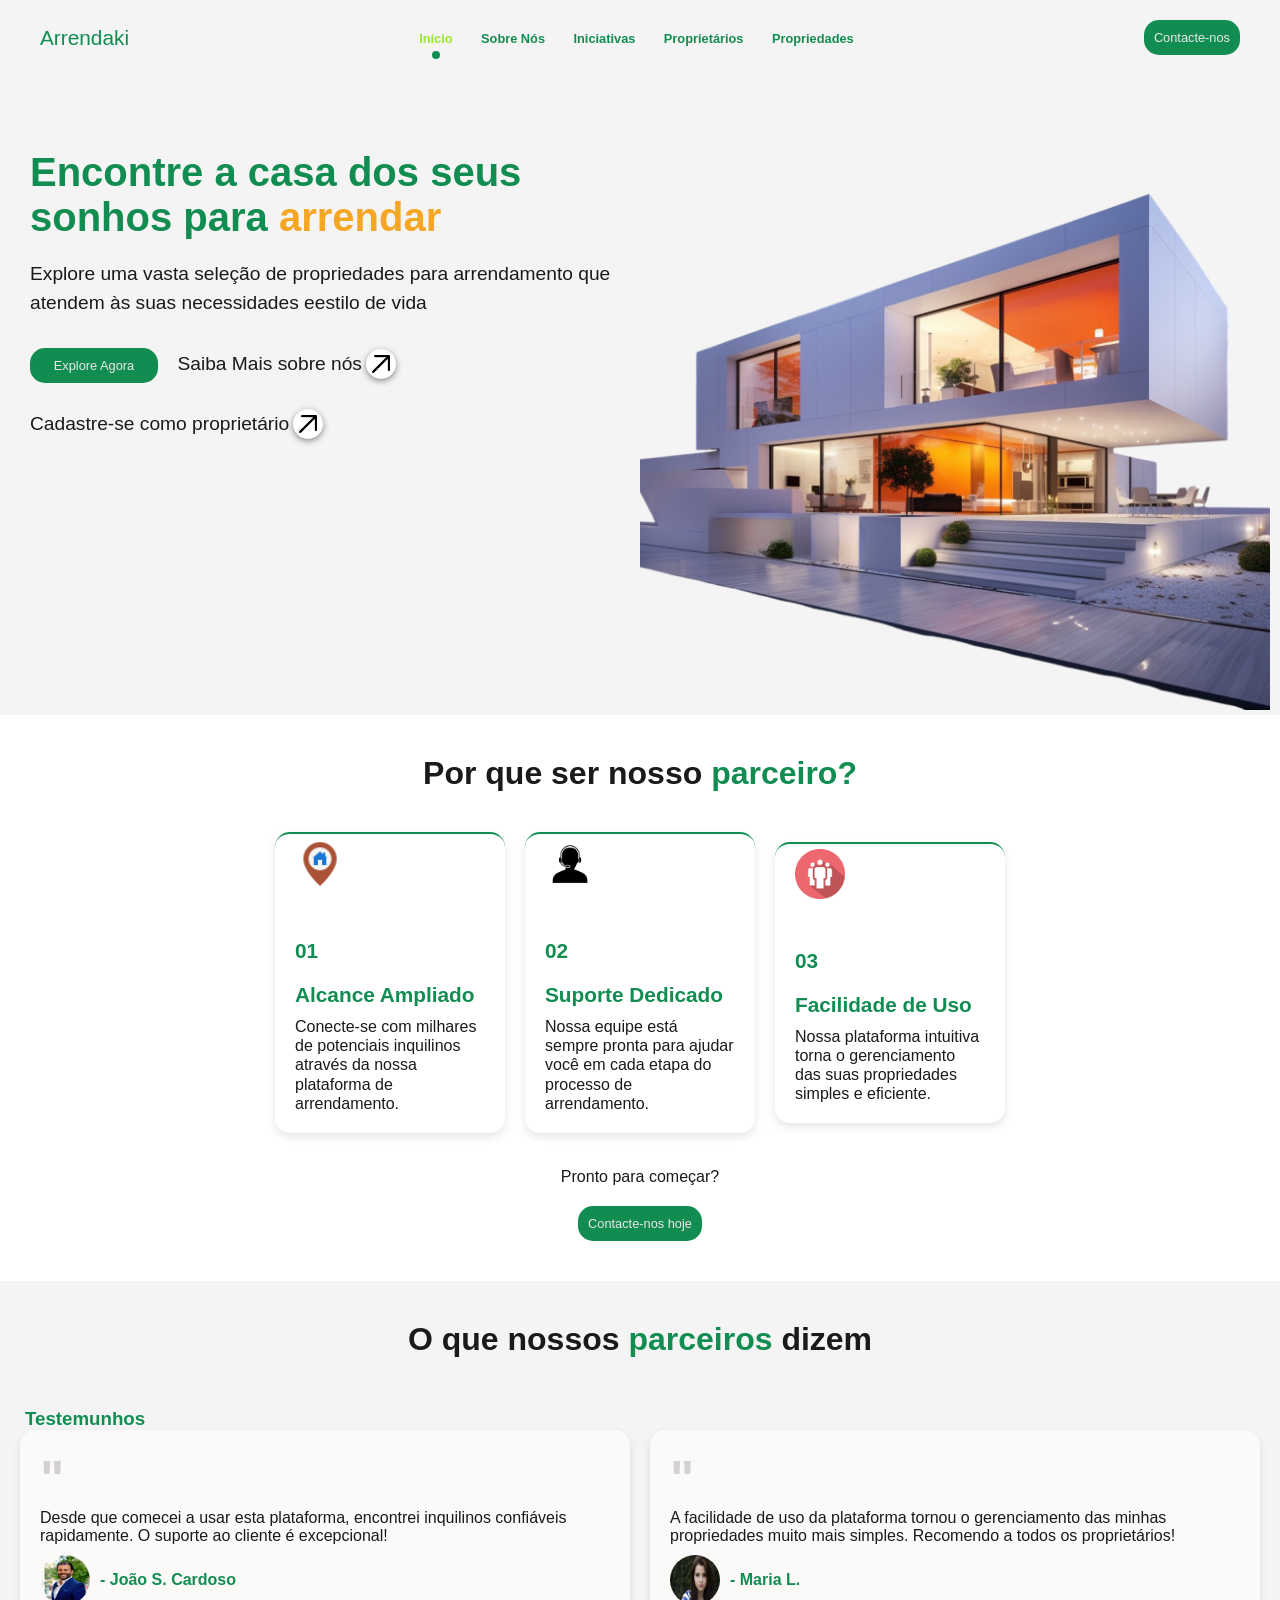
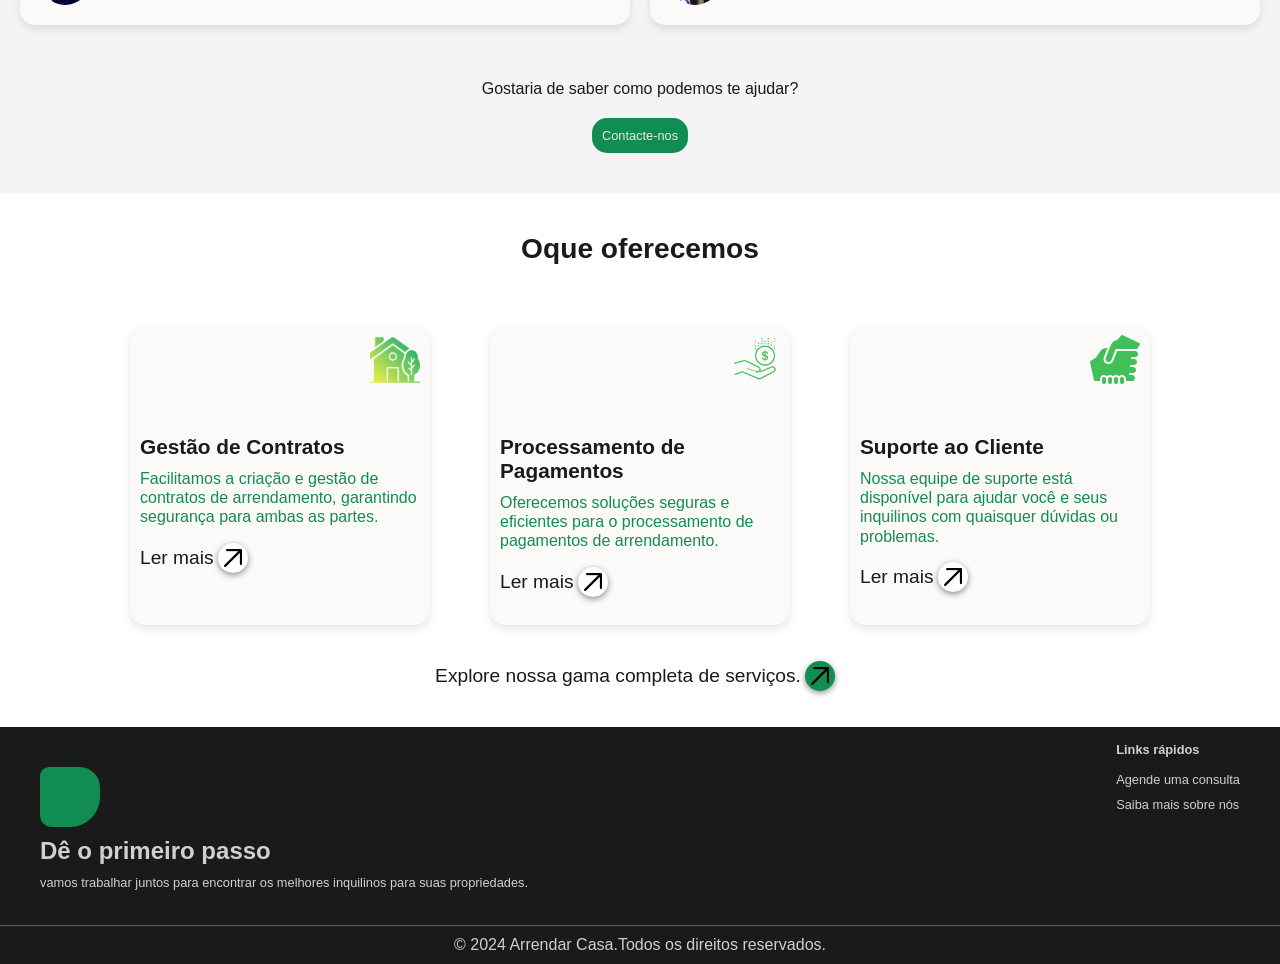
<file: index.html>
<!DOCTYPE html>
<html lang="pt-BR">
<head>
    <meta charset="UTF-8">
    <meta name="viewport" content="width=device-width, initial-scale=1.0">
    <title>Arrendar Casa</title>
    <link rel="stylesheet" href="styles.css">
</head>
<body>
        <header>
            <h1>Arrendaki</h1>
            <nav>
                    <a href="index.html" target="_self" class="active">Início</a>
                    <a href="sobre.html" target="_parent">Sobre Nós</a>
                    <a href="Iniciativas.html">Iniciativas</a>
                    <a href="proprietarios.html">Proprietários</a>
                    <a href="propriedades.html">Propriedades</a>
            </nav>
            <button id="btnMenu"></button>
            <button class="btn" id="btnContacte-nos">Contacte-nos</button>
        </header>
        <div id="menuOverlay" class="menu-overlay">
            <img src="imagens/icons8-close-50.png" alt="" id="btnClose">
        <nav id="menuNav">
                <a href="index.html" target="_self">Início</a>
                <a href="sobre.html" target="_parent">Sobre Nós</a>
                <a href="Iniciativas.html" target="_self">Iniciativas</a>
                <a href="proprietarios.html" target="_self">Proprietários</a>
                <a href="propriedades.html">Propriedades</a>
        </nav>
        </div>
        <main>
            <section class="hero">
                <div class="lateral-content">
                    <h1>Encontre a casa dos seus sonhos para <span>arrendar</span></h1>
                    <p>Explore uma vasta seleção de propriedades para arrendamento que atendem às suas necessidades eestilo de vida</p>
                    <button class="btn" id="btnExplore">Explore Agora</button>
                    <button class="btnTransparent" id="btnSaibaMais">Saiba Mais sobre nós</button>
                    <button class="btnTransparent" id="btnCadastre-se">Cadastre-se como proprietário</button>
                </div>
                <div class="hero-image">
                    <img src="imagens/house.png" alt="Imagem de uma casa para arrendar">
                </div>
            </section>

            <section class="porquesernossoparceiro">
                <h2>Por que ser nosso <span>parceiro?</span></h2>
                <div class="cards-container">
                    <div class="card">
                        <img src="imagens/icons8-local-48.png" alt="Ícone de alcance">
                        <h3>01</h3>
                        <h3>Alcance Ampliado</h3>
                        <p>Conecte-se com milhares de potenciais inquilinos através da nossa plataforma de arrendamento.</p>
                    </div>
                    <div class="card">
                        <img src="imagens/—Pngtree—technical support_3767452.png" alt="Ícone de suporte">
                        <h3>02</h3>
                        <h3>Suporte Dedicado</h3>
                        <p>Nossa equipe está sempre pronta para ajudar você em cada etapa do processo de arrendamento.</p>
                    </div>
                    <div class="card">
                        <img src="imagens/people_14383.png" alt="Ícone de facilidade">
                        <h3>03</h3>
                        <h3>Facilidade de Uso</h3>
                        <p>Nossa plataforma intuitiva torna o gerenciamento das suas propriedades simples e eficiente.</p>
                    </div>
                </div>
                    <p>Pronto para começar?</p>
                    <button class="btn" id="btnCadastre-se">Contacte-nos hoje</button>
            </section>
            <section class="depoimentos">
                <h2>O que nossos <span>parceiros</span> dizem</h2>
                <h3>Testemunhos</h3>
                <div class="depoimentos-container">
                    <div class="depoimento">
                        <p><strong>"</strong> <br>Desde que comecei a usar esta plataforma, encontrei inquilinos confiáveis rapidamente. O suporte ao cliente é excepcional!</p>
                        <div class="testemunha-info">
                            <img src="imagens/man-5757539_1280.jpg" alt="testemunha">
                            <h3>- João S. Cardoso</h3>
                        </div>
                    </div>

                    <div class="depoimento">
                        <p><strong>"</strong> <br>A facilidade de uso da plataforma tornou o gerenciamento das minhas propriedades muito mais simples. Recomendo a todos os proprietários!</p>
                        <div class="testemunha-info">
                            <img src="imagens/woman-1132617_1280.jpg" alt="testemunha">
                            <h3>- Maria L.</h3>
                        </div>
                    </div>
                </div>  
                <p style="text-align: center;">Gostaria de saber como podemos te ajudar?</p>
                <button class="btn" id="btnContacte-nos3">Contacte-nos</button>
            </section>
            <section class="offers">
                <h2>Oque oferecemos</h2>
                <div class="offers-container">
                    <div class="offer-card">
                        <img src="imagens/green-house.png" alt="Ícone de contrato">
                        <h3>Gestão de Contratos</h3>
                        <p>Facilitamos a criação e gestão de contratos de arrendamento, garantindo segurança para ambas as partes.</p>
                        <button class="btnTransparent">Ler mais</button>
                    </div>

                    <div class="offer-card">
                        <img src="imagens/icons8-receba-dólar-80.png" alt="Ícone de pagamento">
                        <h3>Processamento de Pagamentos</h3>
                        <p>Oferecemos soluções seguras e eficientes para o processamento de pagamentos de arrendamento.</p>
                        <button class="btnTransparent">Ler mais</button>
                    </div>
                    <div class="offer-card">
                        <img src="imagens/icons8-mão-amiga-50.png" alt="Ícone de suporte técnico">
                        <h3>Suporte ao Cliente</h3>
                        <p>Nossa equipe de suporte está disponível para ajudar você e seus inquilinos com quaisquer dúvidas ou problemas.</p>
                        <button class="btnTransparent">Ler mais</button>
                    </div>
                </div>
                <button class="btnTransparent diferent" id="btnTransparentDiferent">Explore nossa gama completa de serviços.</button>
            </section>
        </main>
        <footer>
            <div class="footer-content">
                <div class="footer-section">
                    <div class="object"></div>
                    <h2>Dê o primeiro passo</h2>
                    <p>
                        vamos trabalhar juntos para encontrar os melhores inquilinos para suas propriedades.
                    </p>
                </div>
                <div class="footer-section">
                    <h3>Links rápidos</h3>
                    <p><a href="#">Agende uma consulta</a></p>
                    <p><a href="#">Saiba mais sobre nós</a></p>
            </div>
        </div>
            <p>&copy; 2024 Arrendar Casa.Todos os direitos reservados.</p>
        </footer>

        <script src="JS/script.js"></script>
    </body> 
</html>
</file>
<file: styles.css>
@charset "UTF-8";
@font-face {
    font-family: "Montserrat";
    src: url("fonts/Montserrat.ttf") type("truetype");
}
:root {
    --Green-Color: #118D51;
    --black-color: #1A1A1A;
    --dourado-color: #F5A623;
    --font-padrao: 'Montserrat', sans-serif;
}
* {
    margin: 0;
    padding: 0;
    box-sizing: border-box;
    font-family: var(--font-padrao);
}
img {
    display: block;
    width: 100%;
    height: auto;
}
body {
    height: 100vh;
  background-color: rgb(245, 244, 244);
    color: var(--black-color);
}
header {
    display: flex;
    flex-direction: row;
    justify-content: space-between;
    align-items: center;
    padding: 20px 40px;
    width: 100%;
}
header>h1 {
    font-size: clamp(1rem, 2vw, 1.30rem);
    font-weight: 500;
    color: var(--Green-Color);
    cursor: none;
}
header>nav{
    align-self: center;
    margin: 0 10px;
}
header>nav a{
    display: inline-block;
    font-size: clamp(0.7rem, 1vw, 2rem);
    text-decoration: none;
    color: var(--Green-Color);
    margin: 0 12px;
    font-weight: 600;
    position: relative;
}
header>nav a::after {
    content: '';
    position: absolute;
    left: 50%;
    top: calc(100% + 5px); /* 5px abaixo do link */
    transform: translateX(-50%) scale(0.6);
    width: 8px;
    height: 8px;
    border-radius: 50%;
    background: var(--Green-Color);
    opacity: 0;
    transition: opacity 0.25s ease, transform 0.25s ease;
}
header>nav a:hover{
        color: rgba(133, 230, 8, 0.849);
    
}
header>nav a:hover::after,
header>nav a:focus::after {
    opacity: 1;
    transform: translateX(-50%) scale(1);
}
.menu-overlay{
    position: fixed;
    top: 0;
    left: 0;
    height: 100%;
    width: 100%;
    background-color: rgb(250, 250, 250);
    z-index: 1000;
    transition: all 0.3s ease-in-out;
    display: none;
}
.menu-overlay>img{
    width: 25px;
    height: 25px;
    position: absolute;
    top: 20px;
    right: 20px;
    cursor: pointer;
}
#menuNav{
    display: flex;
    flex-direction: column;
    flex-wrap: wrap;
    justify-content: center;
    align-items: flex-start;
    padding: 10px;
    width: 100%;
    margin-top: 80px;
}
#menuNav>a{
    font-size: clamp(0.7rem, 4vw, 2rem);
    margin: 10px 5px;
    text-decoration: none;
    color: var(--black-color);
    width: 100%;
    position: relative;
    font-weight: 200;
}
#menuNav>a::after{
    content: "";
    position: absolute;
    right: 0;
    top: 50%;
    transform: translateY(-50%);
    background: url(imagens/icons8-arrow-24.png);
    background-repeat: no-repeat;
    background-size: cover;
    width: 20px;
    height: 20px;
    margin-left: 10px;
}

#menuNav>a:hover{
    color: rgb(21, 131, 21);
}
#btnMenu{
    display: none;
}
.btn{
    padding: 10px;
    background-color: var(--Green-Color);
    color: #ebe8e8;
    border: none;
    border-radius: 15px;
    cursor: pointer;
    font-size: clamp(0.8rem, 0.5vw, 1.30rem);
}
#btnContacte-nos:hover{
    box-shadow: inset 0 0 20px #292525ab;
}
main{
    display: flex;
    flex-direction: column;
    justify-content: center;
    align-items: center;

}
.hero{
    display: flex;
    flex-direction: row;
    justify-content: center;
    align-items: center;
    margin: 5px 10px;
}
.lateral-content{
    align-self: flex-start;
    width: 50%;
    padding: 20px;
    margin-top: 50px;
}
.lateral-content>h1{
    font-size: clamp(1rem, 4vw, 2.5rem);
    color: var(--Green-Color);
}
.lateral-content>p{
    margin: 20px 0;
    font-size: clamp(0.8rem, 1.5vw, 1.2rem);
    line-height: 1.5;
}
.lateral-content>h1>span{
    color: var(--dourado-color);
    font-weight: 600;
}
.hero-image{
    flex: 1;
    padding: 0px;
    display: flex;
    justify-content: center;
    align-items: flex-start;
}
.hero img{
    width: 100%;
    height: auto;
    align-self: flex-start;
}
#btnExplore{
    margin: 10px 15px 10px 0;
    width: 8rem;
}
#btnCadastre-se{
    margin-top: 20px;
}
.btnTransparent{
    font-size: clamp(0.7rem, 1.5vw, 20rem);
    position: relative; /* necessário para o ::after ficar relativo ao botão */
    display: inline-flex; /* facilita alinhar o texto verticalmente */
    align-items: center;
    gap: 8px;
    padding-right: 44px; 
    background-color: transparent;
    border: none;
    color: var(--black-color);
    overflow: visible; /* permite ao ::after ficar no final sem ser cortado */
    cursor: pointer;
}
.btnTransparent::after{
    content: '';
    position: absolute;
    width: 30px;
    height: 30px;
    right: 10px; 
    top: 50%;
    transform: translateY(-50%);
    border-radius: 50%;
    background-color: #fff; /* bolinha branca */
    background-image: url('imagens/top-right.png');
    background-repeat: no-repeat;
    background-size: 60% 60%; /* reduz a imagem para caber dentro da bolinha */
    background-position: center;
    box-shadow: 0 2px 6px rgba(0,0,0,0.45);
}
.porquesernossoparceiro>h2{
    font-size: clamp(1rem, 2.5vw, 2.5rem);
    color: var(--black-color);
    text-align: center;
    margin-bottom: 20px;
}
.porquesernossoparceiro>h2>span{
    color: var(--Green-Color);
}
.porquesernossoparceiro{
    display: flex;
    flex-direction: column;
    justify-content: center;
    align-items: center;
    background-color: white;

    padding: 40px;
    width: 100%;
}
.cards-container{
    display: flex;
    flex-direction: row;
    justify-content: space-around;
    align-items: center;
    gap: 20px;
    flex-wrap: wrap;
    margin: 20px;
    margin-bottom: 35px;
}
.card{
    flex: 0.5 10 140px;
    padding: 5px 20px 20px 20px;
    border-radius: 15px;
    border-top: 2px solid var(--Green-Color);
    box-shadow: 0 4px 8px rgba(0,0,0,0.1);
    max-width: 230px;
    width: auto;
    text-align: left;
    display: flex;
    flex-direction: column;
    align-items: flex-start;
}
.card img{
    width: 50px;
    height: 50px;
    margin-bottom: 40px;
}

.card>h2,.card>h3{
    font-size: clamp(0.7rem, 2vw, 1.3rem);
    color: var(--Green-Color);
    margin: 10px 0;
}
.card p{
    font-size: clamp(0.7rem, 1.5vw, 1rem);
    line-height: 1.2;
    color: var(--black-color);
}
.depoimentos{
    display: flex;
    flex-direction: column;
    justify-content: center;
    align-items: center;
    padding: 40px 0;
    width: 100%;
}
.depoimentos>h2{
    font-size: clamp(1.3rem, 2.5vw, 2.5rem);
    color: var(--black-color);
    text-align: center;
    margin-bottom: 20px;
}
.depoimentos>h2>span{
    color: var(--Green-Color);
}
.depoimentos>h3{
     color: var(--Green-Color);
    margin: 30px 0 0 25px;
    align-self: flex-start;
}
.depoimentos-container{
    display: flex;
    flex-wrap: wrap;
    flex-direction: row;
    justify-content: space-evenly;
    align-items: center;
    gap: 20px;
    margin: 0px 20px 20px 20px;
}
.depoimento{
    flex: 1;
    width: auto;
    padding: 20px;
    border-radius: 15px;
    background-color: rgb(252, 249, 249);
    box-shadow: 0 4px 8px rgba(0,0,0,0.1);
    text-align: left;
    display: flex;
    flex-direction: column;
    justify-content: space-between;
    margin-bottom: 35px;
}
.depoimento>p>strong{
    font-size: clamp(1.8rem, 4vw, 5rem);
    color: rgb(212, 209, 209);
    margin-bottom: 10px;
}
.testemunha-info{
    align-self: flex-start;
    display: flex;
    flex-direction: row;
    justify-content: center;
    align-items: center;
    margin: 10px 0 0 0;
}
.testemunha-info>img{
    width: 50px;
    height: 50px;
    border-radius: 50%;
}
.testemunha-info>h3{
    font-size: clamp(0.8rem, 2vw, 1rem);
    color: var(--Green-Color);
    margin: 10px;
}
#btnContacte-nos3{
    margin-top: 20px;
}
.offers{
    display: flex;
    flex-direction: column;
    justify-content: center;
    align-items: center;
    padding: 40px 0;
    width: 100%;
    background-color: white;
}
.offers>h2{
    font-size: clamp(1.3rem, 2.2vw, 2.5rem);
    color: var(--black-color);
    text-align: center;
    margin-bottom: 20px;
}
.offers-container{
    align-self: center;
    display: flex;
    flex-direction: row;
    justify-content: center;
    align-items: center;
    gap: 20px;
    margin: 20px;
    flex-wrap: wrap;
}
.offer-card{
    align-self: center;
    flex: 2 10 300px;
    aspect-ratio: calc(1);
    max-width: 300px;
    width: auto;
    padding: 10px;
    border-radius: 15px;
    background-color: rgb(252, 249, 249);
    box-shadow: 0 4px 8px rgba(0,0,0,0.1);
    text-align: left;
    display: flex;
    flex-direction: column;
    align-items: flex-start;
    margin: 20px;
}   
.offer-card>img{
    align-self: flex-end;
    width: 50px;
    height: 50px;
    margin-bottom: 40px;
}
.offer-card>h2,.offer-card>h3{
    font-size: clamp(0.7rem, 2vw, 1.3rem);
    margin: 10px 0;
}
.offer-card p{
    font-size: clamp(0.7rem, 1.5vw, 1rem);
    line-height: 1.2;
    color: var(--Green-Color);
    margin-bottom: 20px;
}
.diferent::after{
    background-color: var(--Green-Color);
}
footer{
    display: flex;
    flex-direction: column;
    justify-content: center;
    align-items: center;
    padding: 0;
    width: 100%;
    background-color: var(--black-color);
    color: #d3cfcf;
    margin-top: 0;
}
.footer-content{
    display: flex;
    flex-direction: row;
    justify-content: space-between;
    width: 100%;
    border-bottom: 1px solid var(--Green-Color);
    padding: 20px;
    position: relative;
}
.footer-section{
    flex: 1 10 100px;
    display: flex;
    flex-direction: column;
    margin: 10px 20px;
}   
.footer-section:nth-child(2){
    align-self: flex-start;
    position: absolute;
    top: 5px;
    right: 20px;

}   
.object{
    width: 60px;
    height: 60px;
    margin: 10px 0 10px 0;
    border-radius: 15% 34% 50% 20%;
    background-color: var(--Green-Color);
}
.footer-section>h2{
    font-size: clamp(0.4rem, 2.5vw, 1.5rem);
    margin-bottom: 5px;
}
.footer-section h3{
    font-size: clamp(0.5rem, 1vw, 1.5rem);
    margin-bottom: 10px;
}
.footer-section p, .footer-section a{
    font-size: clamp(0.4rem, 1vw, 1rem);
    color: #d3cfcf;
    text-decoration: none;
    margin: 5px 0;
}
.footer-section a:hover{
    text-decoration: underline;
}
footer>p{
    font-size: clamp(0.4rem, 1.5vw, 1rem);
    margin: 10px 0;
}
.active{
     color: rgba(133, 230, 8, 0.849);
}
.active::after {
    opacity: 1;
    transform: translateX(-50%) scale(1);
}


/* Estilos para telas entre 530px e 768px */
@media (min-width: 600px) and (max-width: 768px){
    nav{
        align-self: flex-end;
        margin-right: 0;
    }
    nav a{
        margin: 0 2px;
    }
    #btnContacte-nos{
        position: absolute;
        right: 20px;
        top: 60px;
    }
    
}

/* Estilos para telas menores que 600px */
@media  (max-width: 600px){
    header {
    display: flex;
    flex-direction: row;
    justify-content: space-between;
    align-items: center;
    padding: 20px 10px;
    }
    header>h1 {
    font-size: 1.30rem;
    font-weight: 500;
    color: var(--Green-Color);
    margin-left: 40px;
    }
    header>nav{
        display: none;
    }
    #btnMenu{
    display: block;
    background:  url(imagens/menu.png);
    background-repeat: no-repeat;
    background-size: contain;
    width: 20px;
    height: 20px;
    border: none;
    cursor: pointer;
    position: absolute;
    left: 20px;
    top: 23px;
    }
    #btnContacte-nos{
        display: none;
    
    }
    .hero{
    display: flex;
    flex-direction: column;
    flex-wrap: wrap;
    width: 100%;
    margin-top: 0px;
    }
    .lateral-content{
    align-self: flex-start;
    width: 100%;
    padding: 10px 20px 0 20px;
    margin-top: 10px;
    }
    #btnExplore,#btnSaibaMais,#btnCadastre-se
    {
        display: none;
    }
    .hero-image{
        width: 100%;
        padding: 0px;
    }
}
</file>
